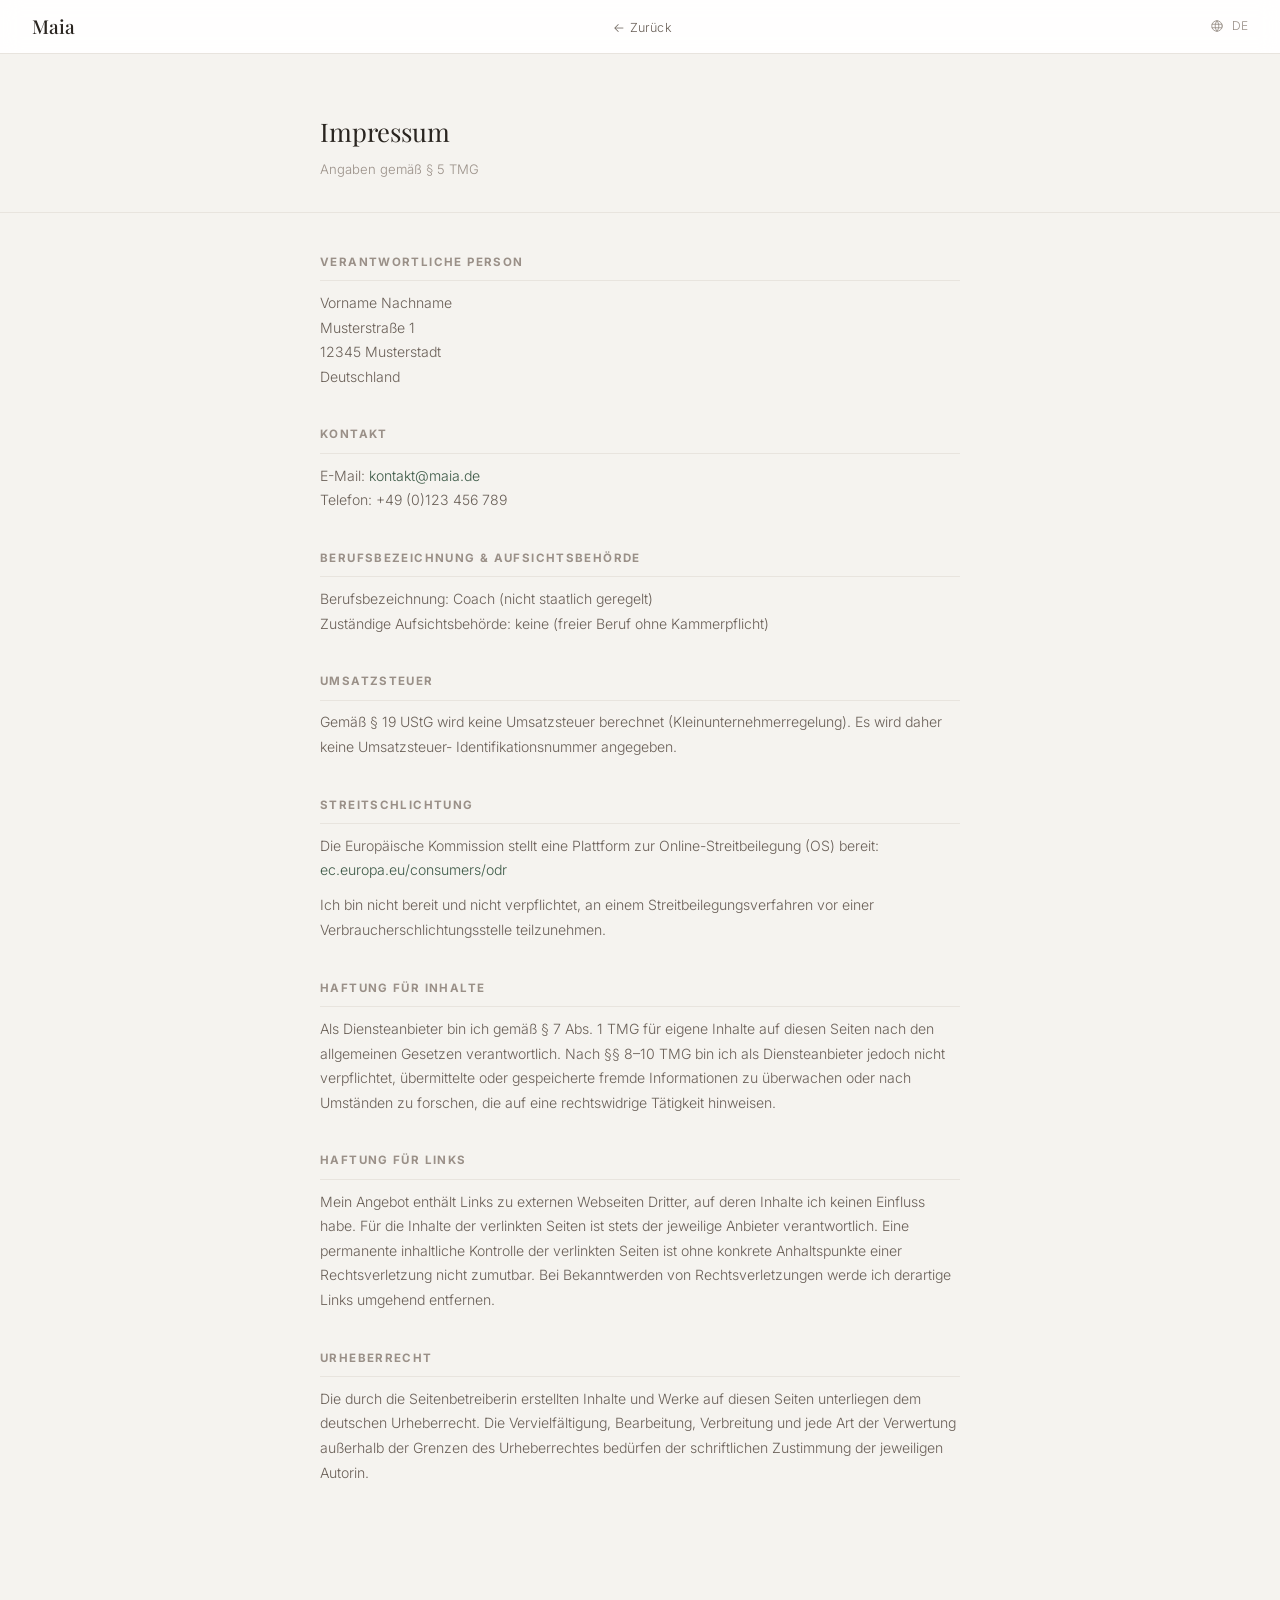
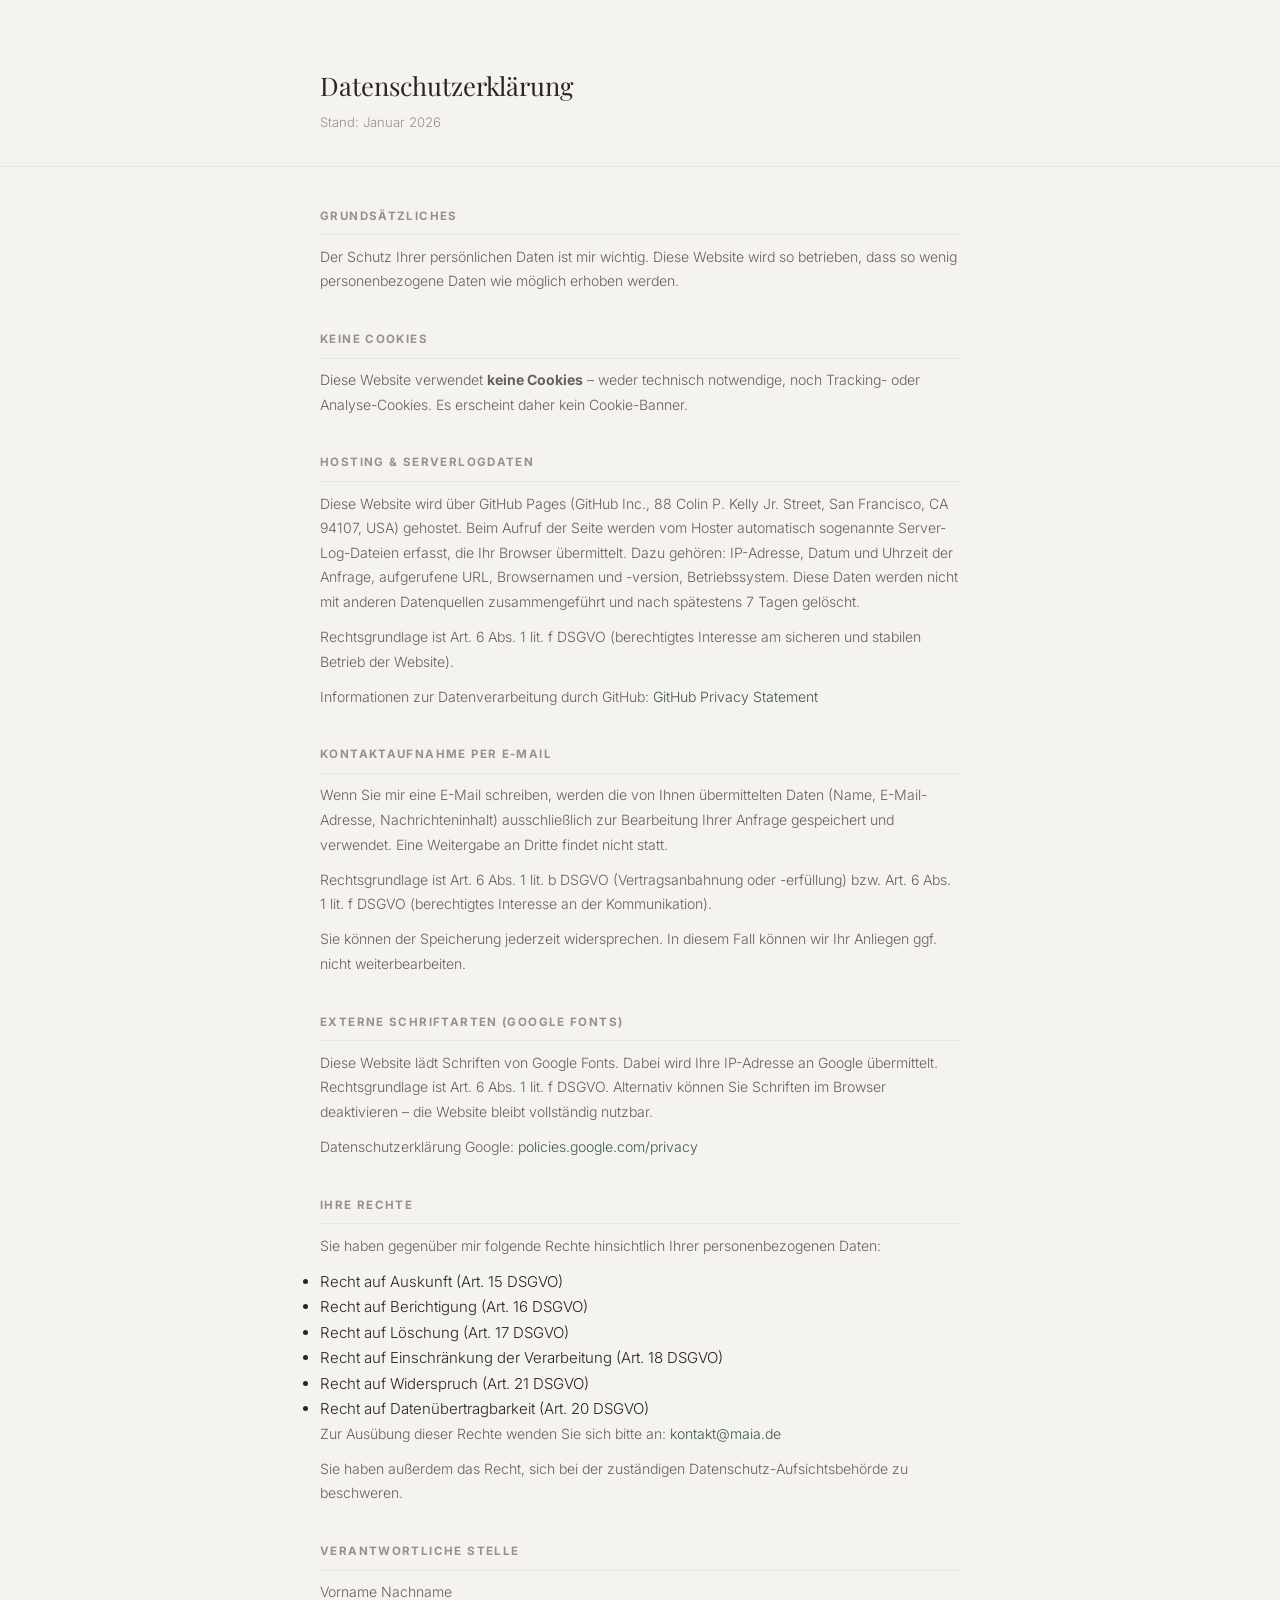
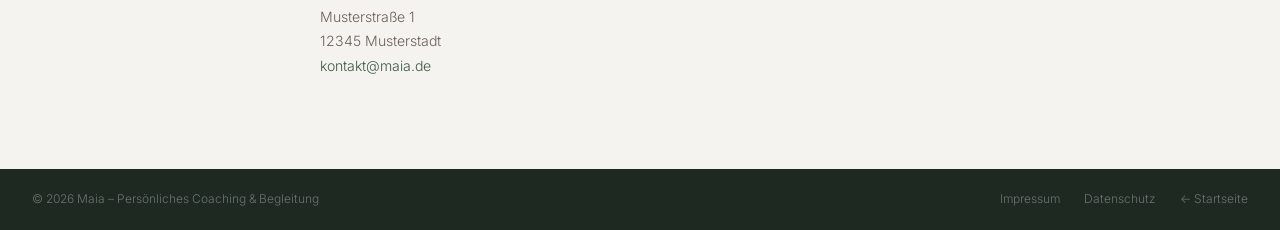
<file: impressum.html>
<!DOCTYPE html>
<html lang="de">
<head>
  <meta charset="UTF-8" />
  <meta name="viewport" content="width=device-width, initial-scale=1.0" />
  <title>Impressum & Datenschutz · Maia</title>
  <link rel="preconnect" href="https://fonts.googleapis.com" />
  <link rel="preconnect" href="https://fonts.gstatic.com" crossorigin />
  <link href="https://fonts.googleapis.com/css2?family=Playfair+Display:ital,wght@0,400;0,500;1,400&family=Inter:wght@300;400;500&display=swap" rel="stylesheet" />
  <link rel="stylesheet" href="style.css" />
</head>
<body class="legal-page">

<!-- ── NAV ── -->
<nav>
  <a href="index.html" class="nav-logo">Maia</a>
  <ul class="nav-links">
    <li><a href="index.html">← Zurück</a></li>
  </ul>
  <div class="nav-right">
    <svg class="nav-globe" viewBox="0 0 24 24" aria-hidden="true">
      <circle cx="12" cy="12" r="9"/>
      <path d="M3.6 9h16.8M3.6 15h16.8"/>
      <path d="M12 3a13.5 13.5 0 0 1 0 18M12 3a13.5 13.5 0 0 0 0 18"/>
    </svg>
    <span>DE</span>
  </div>
</nav>

<!-- ═══════════════════════════════════
     IMPRESSUM
     ═══════════════════════════════════ -->
<div class="legal-header" id="impressum">
  <div class="content-col">
    <h1>Impressum</h1>
    <p>Angaben gemäß § 5 TMG</p>
  </div>
</div>

<div class="legal-body">
  <div class="content-col">

    <h2>Verantwortliche Person</h2>
    <address>
      Vorname Nachname<br>
      Musterstraße 1<br>
      12345 Musterstadt<br>
      Deutschland
    </address>

    <h2>Kontakt</h2>
    <p>
      E-Mail: <a href="mailto:kontakt@maia.de">kontakt@maia.de</a><br>
      Telefon: +49 (0)123 456 789
    </p>

    <h2>Berufsbezeichnung & Aufsichtsbehörde</h2>
    <p>
      Berufsbezeichnung: Coach (nicht staatlich geregelt)<br>
      Zuständige Aufsichtsbehörde: keine (freier Beruf ohne Kammerpflicht)
    </p>

    <h2>Umsatzsteuer</h2>
    <p>
      Gemäß § 19 UStG wird keine Umsatzsteuer berechnet
      (Kleinunternehmerregelung). Es wird daher keine Umsatzsteuer-
      Identifikationsnummer angegeben.
    </p>

    <h2>Streitschlichtung</h2>
    <p>
      Die Europäische Kommission stellt eine Plattform zur
      Online-Streitbeilegung (OS) bereit:
      <a href="https://ec.europa.eu/consumers/odr" target="_blank" rel="noopener">
        ec.europa.eu/consumers/odr
      </a>
    </p>
    <p>
      Ich bin nicht bereit und nicht verpflichtet, an einem
      Streitbeilegungsverfahren vor einer Verbraucherschlichtungsstelle
      teilzunehmen.
    </p>

    <h2>Haftung für Inhalte</h2>
    <p>
      Als Diensteanbieter bin ich gemäß § 7 Abs. 1 TMG für eigene Inhalte
      auf diesen Seiten nach den allgemeinen Gesetzen verantwortlich.
      Nach §§ 8–10 TMG bin ich als Diensteanbieter jedoch nicht
      verpflichtet, übermittelte oder gespeicherte fremde Informationen
      zu überwachen oder nach Umständen zu forschen, die auf eine
      rechtswidrige Tätigkeit hinweisen.
    </p>

    <h2>Haftung für Links</h2>
    <p>
      Mein Angebot enthält Links zu externen Webseiten Dritter, auf deren
      Inhalte ich keinen Einfluss habe. Für die Inhalte der verlinkten
      Seiten ist stets der jeweilige Anbieter verantwortlich. Eine
      permanente inhaltliche Kontrolle der verlinkten Seiten ist ohne
      konkrete Anhaltspunkte einer Rechtsverletzung nicht zumutbar. Bei
      Bekanntwerden von Rechtsverletzungen werde ich derartige Links
      umgehend entfernen.
    </p>

    <h2>Urheberrecht</h2>
    <p>
      Die durch die Seitenbetreiberin erstellten Inhalte und Werke auf
      diesen Seiten unterliegen dem deutschen Urheberrecht. Die
      Vervielfältigung, Bearbeitung, Verbreitung und jede Art der
      Verwertung außerhalb der Grenzen des Urheberrechtes bedürfen der
      schriftlichen Zustimmung der jeweiligen Autorin.
    </p>

  </div>
</div>

<!-- ═══════════════════════════════════
     DATENSCHUTZ
     ═══════════════════════════════════ -->
<div class="legal-header" id="datenschutz" style="margin-top:2rem;">
  <div class="content-col">
    <h1>Datenschutzerklärung</h1>
    <p>Stand: Januar 2026</p>
  </div>
</div>

<div class="legal-body">
  <div class="content-col">

    <h2>Grundsätzliches</h2>
    <p>
      Der Schutz Ihrer persönlichen Daten ist mir wichtig. Diese Website
      wird so betrieben, dass so wenig personenbezogene Daten wie möglich
      erhoben werden.
    </p>

    <h2>Keine Cookies</h2>
    <p>
      Diese Website verwendet <strong>keine Cookies</strong> –
      weder technisch notwendige, noch Tracking- oder Analyse-Cookies.
      Es erscheint daher kein Cookie-Banner.
    </p>

    <h2>Hosting & Serverlogdaten</h2>
    <p>
      Diese Website wird über GitHub Pages (GitHub Inc., 88 Colin P. Kelly Jr.
      Street, San Francisco, CA 94107, USA) gehostet. Beim Aufruf der Seite
      werden vom Hoster automatisch sogenannte Server-Log-Dateien erfasst,
      die Ihr Browser übermittelt. Dazu gehören: IP-Adresse, Datum und
      Uhrzeit der Anfrage, aufgerufene URL, Browsernamen und -version,
      Betriebssystem. Diese Daten werden nicht mit anderen Datenquellen
      zusammengeführt und nach spätestens 7 Tagen gelöscht.
    </p>
    <p>
      Rechtsgrundlage ist Art. 6 Abs. 1 lit. f DSGVO (berechtigtes
      Interesse am sicheren und stabilen Betrieb der Website).
    </p>
    <p>
      Informationen zur Datenverarbeitung durch GitHub:
      <a href="https://docs.github.com/en/site-policy/privacy-policies/github-general-privacy-statement" target="_blank" rel="noopener">
        GitHub Privacy Statement
      </a>
    </p>

    <h2>Kontaktaufnahme per E-Mail</h2>
    <p>
      Wenn Sie mir eine E-Mail schreiben, werden die von Ihnen übermittelten
      Daten (Name, E-Mail-Adresse, Nachrichteninhalt) ausschließlich zur
      Bearbeitung Ihrer Anfrage gespeichert und verwendet. Eine Weitergabe
      an Dritte findet nicht statt.
    </p>
    <p>
      Rechtsgrundlage ist Art. 6 Abs. 1 lit. b DSGVO (Vertragsanbahnung
      oder -erfüllung) bzw. Art. 6 Abs. 1 lit. f DSGVO (berechtigtes
      Interesse an der Kommunikation).
    </p>
    <p>
      Sie können der Speicherung jederzeit widersprechen. In diesem Fall
      können wir Ihr Anliegen ggf. nicht weiterbearbeiten.
    </p>

    <h2>Externe Schriftarten (Google Fonts)</h2>
    <p>
      Diese Website lädt Schriften von Google Fonts. Dabei wird Ihre
      IP-Adresse an Google übermittelt. Rechtsgrundlage ist Art. 6 Abs. 1
      lit. f DSGVO. Alternativ können Sie Schriften im Browser deaktivieren –
      die Website bleibt vollständig nutzbar.
    </p>
    <p>
      Datenschutzerklärung Google:
      <a href="https://policies.google.com/privacy" target="_blank" rel="noopener">
        policies.google.com/privacy
      </a>
    </p>

    <h2>Ihre Rechte</h2>
    <p>
      Sie haben gegenüber mir folgende Rechte hinsichtlich Ihrer
      personenbezogenen Daten:
    </p>
    <ul>
      <li>Recht auf Auskunft (Art. 15 DSGVO)</li>
      <li>Recht auf Berichtigung (Art. 16 DSGVO)</li>
      <li>Recht auf Löschung (Art. 17 DSGVO)</li>
      <li>Recht auf Einschränkung der Verarbeitung (Art. 18 DSGVO)</li>
      <li>Recht auf Widerspruch (Art. 21 DSGVO)</li>
      <li>Recht auf Datenübertragbarkeit (Art. 20 DSGVO)</li>
    </ul>
    <p>
      Zur Ausübung dieser Rechte wenden Sie sich bitte an:
      <a href="mailto:kontakt@maia.de">kontakt@maia.de</a>
    </p>
    <p>
      Sie haben außerdem das Recht, sich bei der zuständigen
      Datenschutz-Aufsichtsbehörde zu beschweren.
    </p>

    <h2>Verantwortliche Stelle</h2>
    <address>
      Vorname Nachname<br>
      Musterstraße 1<br>
      12345 Musterstadt<br>
      <a href="mailto:kontakt@maia.de">kontakt@maia.de</a>
    </address>

  </div>
</div>

<!-- ── FOOTER ── -->
<footer>
  <span>© 2026 Maia – Persönliches Coaching & Begleitung</span>
  <div class="footer-links">
    <a href="#impressum">Impressum</a>
    <a href="#datenschutz">Datenschutz</a>
    <a href="index.html">← Startseite</a>
  </div>
</footer>

</body>
</html>
</file>
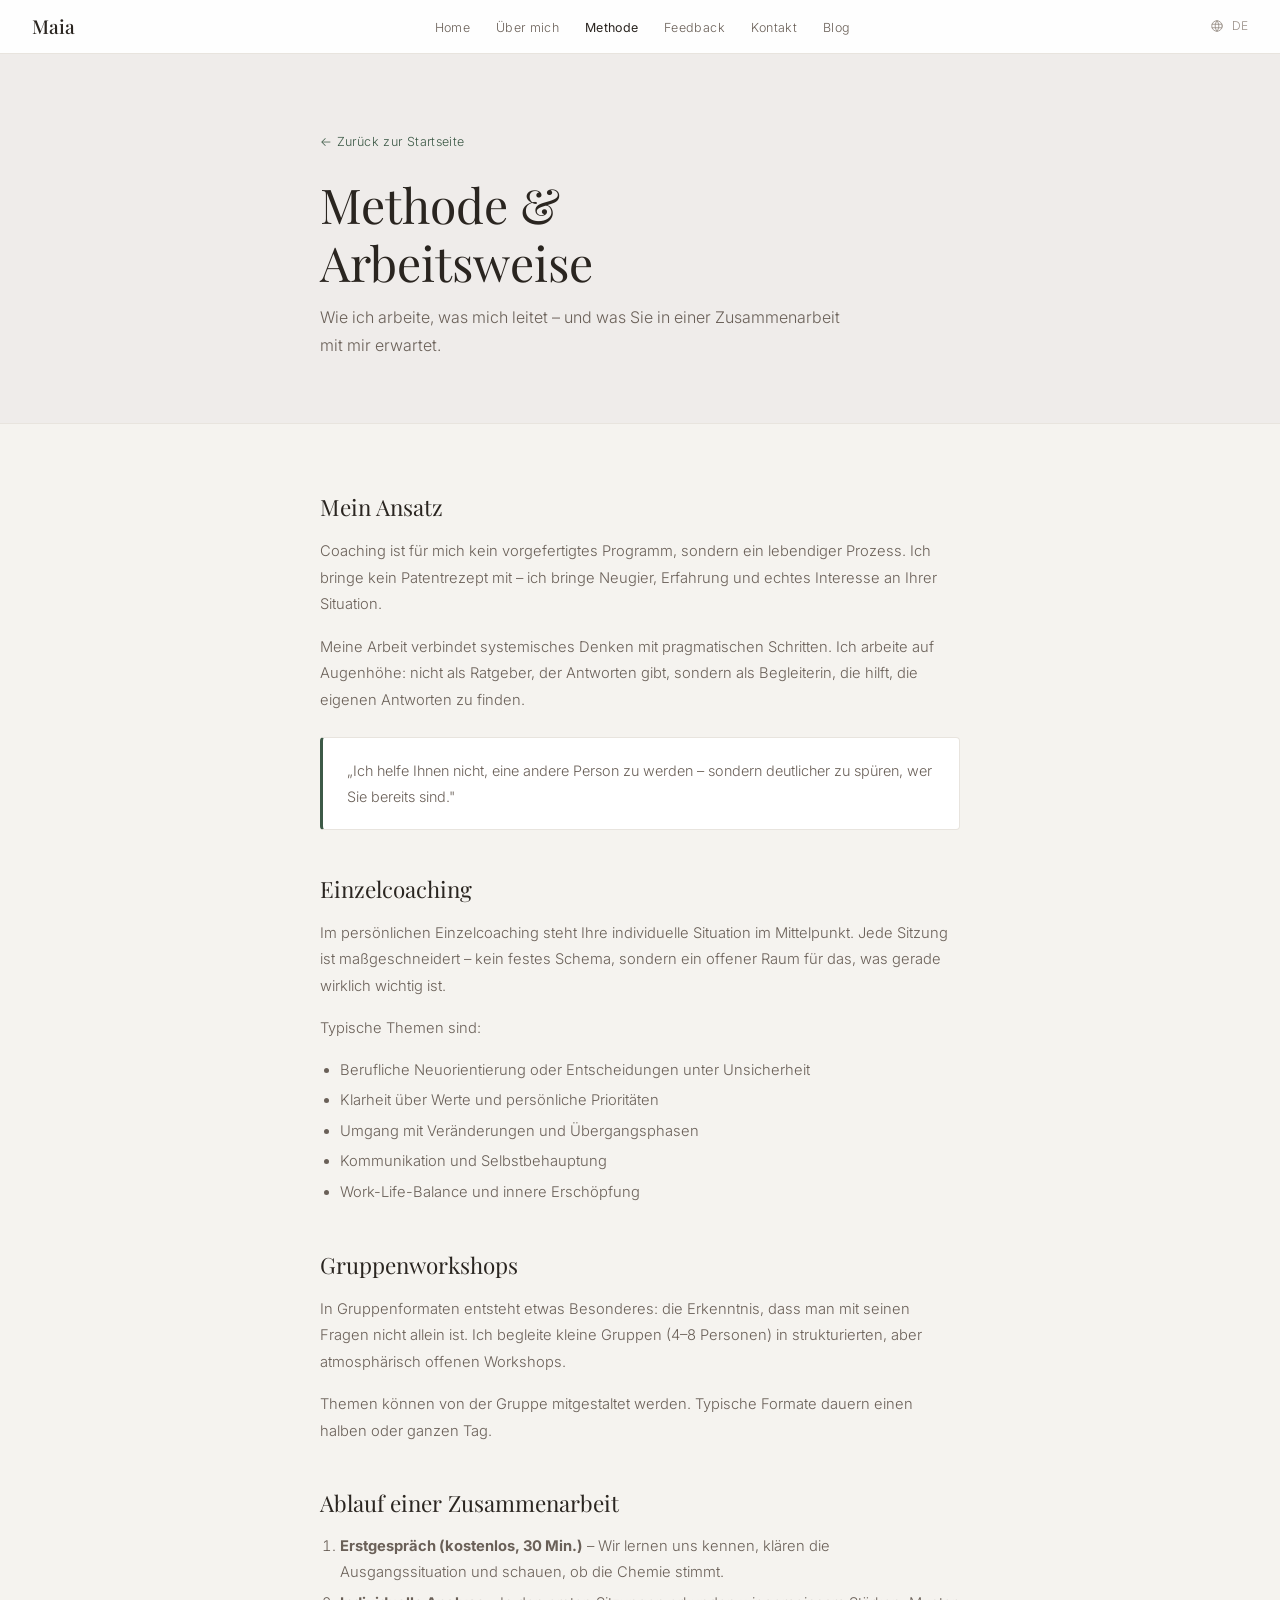
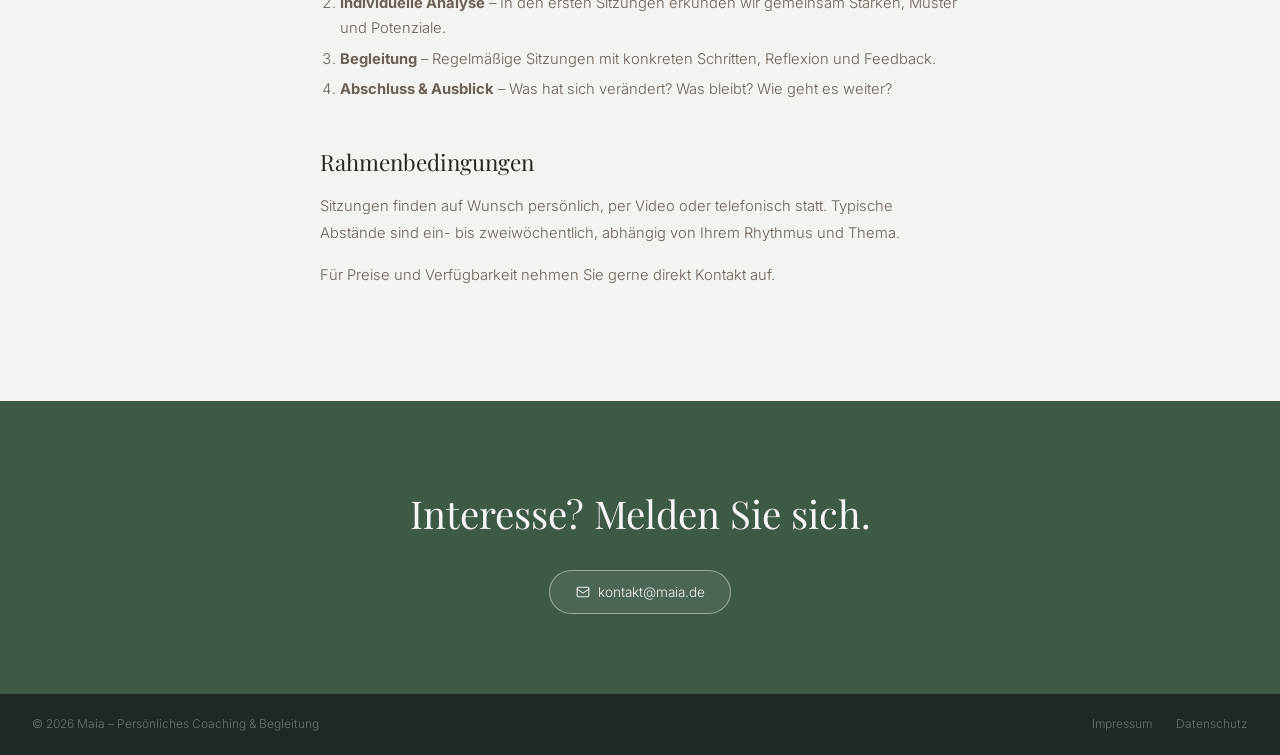
<file: methods.html>
<!DOCTYPE html>
<html lang="de">
<head>
  <meta charset="UTF-8" />
  <meta name="viewport" content="width=device-width, initial-scale=1.0" />
  <title>Methode · Maia Coaching</title>
  <link rel="preconnect" href="https://fonts.googleapis.com" />
  <link rel="preconnect" href="https://fonts.gstatic.com" crossorigin />
  <link href="https://fonts.googleapis.com/css2?family=Playfair+Display:ital,wght@0,400;0,500;1,400&family=Inter:wght@300;400;500&display=swap" rel="stylesheet" />
  <link rel="stylesheet" href="style.css" />
</head>
<body>

<!-- ── NAV ── -->
<nav>
  <a href="index.html" class="nav-logo">Maia</a>
  <ul class="nav-links">
    <li><a href="index.html">Home</a></li>
    <li><a href="index.html#about">Über mich</a></li>
    <li><a href="index.html#methods-approach" class="active">Methode</a></li>
    <li><a href="index.html#testimonials">Feedback</a></li>
    <li><a href="index.html#contact">Kontakt</a></li>
    <li><a href="https://iccycling.github.io/coaching_website_uli/blog/public/posts/">Blog</a></li>
  </ul>
  <div class="nav-right">
    <svg class="nav-globe" viewBox="0 0 24 24" aria-hidden="true">
      <circle cx="12" cy="12" r="9"/>
      <path d="M3.6 9h16.8M3.6 15h16.8"/>
      <path d="M12 3a13.5 13.5 0 0 1 0 18M12 3a13.5 13.5 0 0 0 0 18"/>
    </svg>
    <span>DE</span>
  </div>
</nav>

<!-- ── HEADER ── -->
<div class="detail-header">
  <div class="content-col">
    <a href="index.html" class="back-link">← Zurück zur Startseite</a>
    <h1>Methode &<br>Arbeitsweise</h1>
    <p class="lead">Wie ich arbeite, was mich leitet – und was Sie in einer Zusammenarbeit mit mir erwartet.</p>
  </div>
</div>

<!-- ── BODY ── -->
<div class="detail-body">
  <div class="content-col">

    <h2>Mein Ansatz</h2>
    <p>Coaching ist für mich kein vorgefertigtes Programm, sondern ein lebendiger Prozess. Ich bringe kein Patentrezept mit – ich bringe Neugier, Erfahrung und echtes Interesse an Ihrer Situation.</p>
    <p>Meine Arbeit verbindet systemisches Denken mit pragmatischen Schritten. Ich arbeite auf Augenhöhe: nicht als Ratgeber, der Antworten gibt, sondern als Begleiterin, die hilft, die eigenen Antworten zu finden.</p>

    <div class="highlight-box">
      „Ich helfe Ihnen nicht, eine andere Person zu werden – sondern deutlicher zu spüren, wer Sie bereits sind."
    </div>

    <h2>Einzelcoaching</h2>
    <p>Im persönlichen Einzelcoaching steht Ihre individuelle Situation im Mittelpunkt. Jede Sitzung ist maßgeschneidert – kein festes Schema, sondern ein offener Raum für das, was gerade wirklich wichtig ist.</p>
    <p>Typische Themen sind:</p>
    <ul>
      <li>Berufliche Neuorientierung oder Entscheidungen unter Unsicherheit</li>
      <li>Klarheit über Werte und persönliche Prioritäten</li>
      <li>Umgang mit Veränderungen und Übergangsphasen</li>
      <li>Kommunikation und Selbstbehauptung</li>
      <li>Work-Life-Balance und innere Erschöpfung</li>
    </ul>

    <h2>Gruppenworkshops</h2>
    <p>In Gruppenformaten entsteht etwas Besonderes: die Erkenntnis, dass man mit seinen Fragen nicht allein ist. Ich begleite kleine Gruppen (4–8 Personen) in strukturierten, aber atmosphärisch offenen Workshops.</p>
    <p>Themen können von der Gruppe mitgestaltet werden. Typische Formate dauern einen halben oder ganzen Tag.</p>

    <h2>Ablauf einer Zusammenarbeit</h2>
    <ol>
      <li><strong>Erstgespräch (kostenlos, 30 Min.)</strong> – Wir lernen uns kennen, klären die Ausgangssituation und schauen, ob die Chemie stimmt.</li>
      <li><strong>Individuelle Analyse</strong> – In den ersten Sitzungen erkunden wir gemeinsam Stärken, Muster und Potenziale.</li>
      <li><strong>Begleitung</strong> – Regelmäßige Sitzungen mit konkreten Schritten, Reflexion und Feedback.</li>
      <li><strong>Abschluss & Ausblick</strong> – Was hat sich verändert? Was bleibt? Wie geht es weiter?</li>
    </ol>

    <h2>Rahmenbedingungen</h2>
    <p>Sitzungen finden auf Wunsch persönlich, per Video oder telefonisch statt. Typische Abstände sind ein- bis zweiwöchentlich, abhängig von Ihrem Rhythmus und Thema.</p>
    <p>Für Preise und Verfügbarkeit nehmen Sie gerne direkt Kontakt auf.</p>

  </div>
</div>

<!-- ── KONTAKT ── -->
<section class="section-contact">
  <h2>Interesse? Melden Sie sich.</h2>
  <a href="mailto:kontakt@maia.de" class="contact-btn">
    <svg width="14" height="14" viewBox="0 0 24 24" fill="none" stroke="currentColor" stroke-width="1.8" stroke-linecap="round" stroke-linejoin="round" aria-hidden="true">
      <rect x="2" y="4" width="20" height="16" rx="2"/>
      <path d="m2 7 10 7 10-7"/>
    </svg>
    kontakt@maia.de
  </a>
</section>

<!-- ── FOOTER ── -->
<footer>
  <span>© 2026 Maia – Persönliches Coaching & Begleitung</span>
  <div class="footer-links">
    <a href="impressum.html">Impressum</a>
    <a href="impressum.html#datenschutz">Datenschutz</a>
  </div>
</footer>

</body>
</html>
</file>
<file: style.css>
/* ═══════════════════════════════════════════════
   MAIA · Coaching & Begleitung
   style.css – gemeinsames Stylesheet
   ═══════════════════════════════════════════════ */

/* ── TOKENS ── */
:root {
  --bg:        #f5f3ef;
  --bg-soft:   #efecea;
  --white:     #ffffff;
  --border:    #e8e4de;
  --text:      #2a2520;
  --muted:     #9a9088;
  --body-text: #6a6058;
  --green:     #3d5a47;
  --green-d:   #2e4436;
  --green-footer: #1e2922;
  --serif:     'Playfair Display', Georgia, serif;
  --sans:      'Inter', system-ui, sans-serif;
}

/* ── RESET ── */
*, *::before, *::after { box-sizing: border-box; margin: 0; padding: 0; }
html { scroll-behavior: smooth; }
body {
  background: var(--bg);
  color: var(--text);
  font-family: var(--sans);
  font-size: 15px;
  font-weight: 300;
  line-height: 1.7;
}
a { color: inherit; text-decoration: none; }
img { display: block; max-width: 100%; }

/* ── NAV ── */
nav {
  position: fixed;
  top: 0; left: 0; right: 0;
  z-index: 100;
  background: rgba(255,255,255,0.92);
  backdrop-filter: blur(10px);
  -webkit-backdrop-filter: blur(10px);
  border-bottom: 1px solid var(--border);
  height: 54px;
  display: flex;
  align-items: center;
  justify-content: space-between;
  padding: 0 2rem;
}
.nav-logo {
  font-family: var(--serif);
  font-size: 1.2rem;
  font-weight: 500;
  color: var(--text);
}
.nav-links {
  display: flex;
  gap: 1.6rem;
  list-style: none;
}
.nav-links a {
  font-size: .78rem;
  color: var(--body-text);
  letter-spacing: .03em;
  transition: color .18s;
}
.nav-links a:hover { color: var(--text); }
.nav-links a.active { color: var(--text); font-weight: 400; }
.nav-right {
  display: flex;
  align-items: center;
  gap: .5rem;
  font-size: .75rem;
  color: var(--muted);
}
/* SVG globe icon (inline, no emoji) */
.nav-globe {
  width: 14px;
  height: 14px;
  stroke: var(--muted);
  fill: none;
  stroke-width: 1.5;
  stroke-linecap: round;
  stroke-linejoin: round;
}

/* ── PAGE LAYOUT ── */
.page-section { padding: 5rem 1.5rem; }
.content-col  { max-width: 640px; margin: 0 auto; }
.content-col-wide { max-width: 820px; margin: 0 auto; }
.centered { text-align: center; }

/* ── HEADINGS ── */
.section-heading {
  font-family: var(--serif);
  font-size: 1.75rem;
  font-weight: 400;
  color: var(--text);
  margin-bottom: .25rem;
}
.section-sub {
  font-size: .85rem;
  color: var(--muted);
  margin-bottom: 2rem;
}

/* ── CARD BASE ── */
.card {
  background: var(--white);
  border: 1px solid var(--border);
  border-radius: 10px;
  box-shadow: 0 1px 6px rgba(0,0,0,.04), 0 4px 18px rgba(0,0,0,.04);
}

/* ── ICON CIRCLE (replaces emojis) ── */
/* Usage: <span class="icon-circle">SVG here</span> */
.icon-circle {
  width: 42px;
  height: 42px;
  border-radius: 50%;
  background: var(--bg);
  border: 1px solid var(--border);
  display: flex;
  align-items: center;
  justify-content: center;
  flex-shrink: 0;
  color: var(--green);
}
.icon-circle svg {
  width: 18px;
  height: 18px;
  stroke: var(--green);
  fill: none;
  stroke-width: 1.6;
  stroke-linecap: round;
  stroke-linejoin: round;
}

/* ── TOGGLE BUTTON (expand/collapse) ── */
.toggle-btn {
  display: inline-flex;
  align-items: center;
  gap: .3rem;
  font-size: .78rem;
  color: var(--green);
  background: none;
  border: none;
  cursor: pointer;
  font-family: var(--sans);
  padding: 0;
  letter-spacing: .02em;
  transition: color .2s;
}
.toggle-btn:hover { color: var(--green-d); }
.toggle-btn .chev { transition: transform .22s; display: inline-block; }
.toggle-btn.open .chev { transform: rotate(180deg); }

/* ── ABOUT CARD ── */
.about-card {
  display: flex;
  align-items: flex-start;
  gap: 1.75rem;
  padding: 2rem 2.25rem;
}
.about-portrait {
  width: 80px;
  height: 80px;
  border-radius: 50%;
  object-fit: cover;
  object-position: top;
  flex-shrink: 0;
  border: 2px solid var(--border);
}
.about-text-block h2 {
  font-family: var(--serif);
  font-size: 1.2rem;
  font-weight: 500;
  margin-bottom: .5rem;
}
.about-text-block p {
  font-size: .88rem;
  color: var(--body-text);
  line-height: 1.7;
}
.about-extra {
  display: none;
  margin-top: .9rem;
  padding-top: .9rem;
  border-top: 1px solid var(--border);
}
.about-extra.open { display: block; }
.focus-list {
  list-style: none;
  display: flex;
  flex-direction: column;
  gap: .3rem;
}
.focus-list li {
  font-size: .85rem;
  color: var(--body-text);
  display: flex;
  align-items: center;
  gap: .5rem;
}
.focus-list li::before {
  content: '';
  width: 4px; height: 4px;
  border-radius: 50%;
  background: var(--green);
  flex-shrink: 0;
}

/* ── ÜBER MICH EDITORIAL ── */
.about-editorial {
  max-width: 640px;
}
.about-editorial-text h2 {
  font-family: var(--serif);
  font-size: clamp(1.3rem, 2.5vw, 1.65rem);
  font-weight: 400;
  line-height: 1.25;
  margin-bottom: 1rem;
  color: var(--text);
}
.about-editorial-text h2 em {
  font-style: italic;
  color: var(--green);
}
.about-editorial-text p {
  font-size: .92rem;
  color: var(--body-text);
  line-height: 1.85;
  margin-bottom: .9rem;
}
.about-extra-inner {
  display: flex;
  align-items: flex-start;
  gap: 1.5rem;
  padding-top: .9rem;
}
.about-portrait-expanded {
  width: 96px;
  height: 96px;
  border-radius: 50%;
  object-fit: cover;
  object-position: top;
  flex-shrink: 0;
  border: 2px solid var(--border);
}
.about-quote {
  font-family: var(--serif);
  font-style: italic;
  font-size: .9rem;
  color: var(--body-text);
  line-height: 1.75;
  border-left: 2px solid var(--green);
  padding-left: .85rem;
  margin-bottom: .25rem;
}
.about-background {
  margin-top: .9rem;
  font-size: .78rem;
  color: var(--muted);
  line-height: 1.6;
}
@media (max-width: 640px) {
  .about-extra-inner { flex-direction: column; gap: 1rem; }
}

/* ── METHOD CARDS ── */
.two-cards {
  display: grid;
  grid-template-columns: 1fr 1fr;
  gap: 1.25rem;
}
.method-card {
  padding: 2rem 1.75rem;
  display: flex;
  flex-direction: column;
  align-items: center;
  text-align: center;
  gap: .75rem;
}
.method-card h3 {
  font-family: var(--serif);
  font-size: 1.2rem;
  font-weight: 500;
  color: var(--text);
}
.method-card p {
  font-size: .85rem;
  color: var(--body-text);
  line-height: 1.7;
}
.card-link {
  display: inline-flex;
  align-items: center;
  gap: .25rem;
  font-size: .78rem;
  color: var(--green);
  transition: color .2s;
}
.card-link:hover { color: var(--green-d); text-decoration: underline; }
.card-steps-block {
  display: none;
  width: 100%;
  text-align: left;
  margin-top: .75rem;
  border-top: 1px solid var(--border);
  padding-top: .9rem;
}
.card-steps-block.open { display: block; }
.steps-list {
  list-style: none;
  display: flex;
  flex-direction: column;
  gap: .65rem;
  counter-reset: s;
}
.steps-list li {
  counter-increment: s;
  display: flex;
  gap: .65rem;
  font-size: .83rem;
  color: var(--body-text);
}
.steps-list li::before {
  content: counter(s);
  min-width: 20px; height: 20px;
  border-radius: 50%;
  background: var(--bg);
  border: 1px solid var(--border);
  display: flex; align-items: center; justify-content: center;
  font-size: .7rem;
  color: var(--muted);
  flex-shrink: 0;
  margin-top: .1rem;
}

/* ── FEEDBACK / TESTIMONIALS ── */
.feedback-quote-icon {
  font-family: var(--serif);
  font-size: 3.5rem;
  line-height: .5;
  color: var(--border);
  margin-bottom: 1.25rem;
}
.feedback-quote {
  font-family: var(--serif);
  font-style: italic;
  font-size: 1.1rem;
  line-height: 1.65;
  color: var(--text);
  margin-bottom: .9rem;
}
.feedback-author {
  font-size: .75rem;
  letter-spacing: .1em;
  text-transform: uppercase;
  color: var(--muted);
}
.feedback-dots {
  display: flex;
  justify-content: center;
  gap: .4rem;
  margin-top: 1.5rem;
}
.dot {
  width: 6px; height: 6px;
  border-radius: 50%;
  background: var(--border);
  cursor: pointer;
  transition: background .2s;
  border: none;
  padding: 0;
}
.dot.active { background: var(--green); }

/* ── BLOG ── */
.blog-header {
  display: flex;
  align-items: baseline;
  justify-content: space-between;
  margin-bottom: 1.5rem;
}
.blog-header h2 {
  display: flex;
  align-items: center;
  gap: .5rem;
  font-family: var(--serif);
  font-size: 1.35rem;
  font-weight: 400;
}
.blog-sub {
  font-size: .82rem;
  color: var(--muted);
  margin-bottom: 1.5rem;
}
.blog-all {
  font-size: .75rem;
  color: var(--green);
  letter-spacing: .04em;
}
.blog-all:hover { text-decoration: underline; }
.blog-featured {
  display: block;
  margin-bottom: 1rem;
  border-radius: 8px;
  overflow: hidden;
  border: 1px solid var(--border);
  background: var(--white);
  transition: box-shadow .2s;
}
.blog-featured:hover { box-shadow: 0 4px 16px rgba(0,0,0,.08); }
.blog-featured-img {
  width: 100%;
  aspect-ratio: 21/8;
  object-fit: cover;
}
.blog-two {
  display: grid;
  grid-template-columns: 1fr 1fr;
  gap: 1rem;
}
.blog-card {
  display: block;
  background: var(--white);
  border: 1px solid var(--border);
  border-radius: 8px;
  padding: 1.25rem 1.5rem;
  transition: box-shadow .2s;
}
.blog-card:hover { box-shadow: 0 4px 16px rgba(0,0,0,.08); }
.blog-body { padding: 1.25rem 1.5rem; }
.blog-tag {
  font-size: .68rem;
  letter-spacing: .1em;
  text-transform: uppercase;
  color: var(--green);
  margin-bottom: .4rem;
}
.blog-title {
  font-size: .95rem;
  font-weight: 400;
  color: var(--text);
  line-height: 1.4;
  margin-bottom: .4rem;
}
.blog-title-lg { font-size: 1.05rem; }
.blog-excerpt {
  font-size: .8rem;
  color: var(--muted);
  line-height: 1.55;
  margin-bottom: .75rem;
}
.blog-readmore {
  font-size: .75rem;
  color: var(--green);
  display: inline-flex;
  align-items: center;
  gap: .25rem;
}
.blog-readmore:hover { text-decoration: underline; }

/* ── CONTACT SECTION ── */
.section-contact {
  background: var(--green);
  text-align: center;
  padding: 5rem 1.5rem;
}
.section-contact h2 {
  font-family: var(--serif);
  font-size: clamp(1.6rem, 4vw, 2.4rem);
  font-weight: 400;
  color: rgba(255,255,255,.95);
  margin-bottom: 1.5rem;
}
.contact-btn {
  display: inline-flex;
  align-items: center;
  gap: .5rem;
  padding: .6rem 1.6rem;
  border: 1px solid rgba(255,255,255,.45);
  border-radius: 100px;
  color: rgba(255,255,255,.9);
  font-size: .85rem;
  background: rgba(255,255,255,.08);
  transition: background .2s, border-color .2s;
}
.contact-btn:hover {
  background: rgba(255,255,255,.16);
  border-color: rgba(255,255,255,.7);
}

/* ── FOOTER ── */
footer {
  background: var(--green-footer);
  padding: 1.25rem 2rem;
  display: flex;
  align-items: center;
  justify-content: space-between;
  font-size: .75rem;
  color: rgba(255,255,255,.35);
}
.footer-links {
  display: flex;
  gap: 1.5rem;
}
.footer-links a { transition: color .2s; }
.footer-links a:hover { color: rgba(255,255,255,.7); }

/* ── DETAIL PAGE (methods.html etc.) ── */
.detail-header {
  padding: 8rem 1.5rem 4rem;
  background: var(--bg-soft);
  border-bottom: 1px solid var(--border);
}
.detail-header .back-link {
  display: inline-flex;
  align-items: center;
  gap: .3rem;
  font-size: .78rem;
  color: var(--green);
  margin-bottom: 1.5rem;
  letter-spacing: .03em;
}
.detail-header .back-link:hover { text-decoration: underline; }
.detail-header h1 {
  font-family: var(--serif);
  font-size: clamp(2rem, 5vw, 3rem);
  font-weight: 400;
  line-height: 1.2;
  margin-bottom: .75rem;
}
.detail-header .lead {
  font-size: 1rem;
  color: var(--body-text);
  max-width: 520px;
  line-height: 1.75;
}
.detail-body {
  padding: 4rem 1.5rem 6rem;
}
.detail-body .content-col h2 {
  font-family: var(--serif);
  font-size: 1.4rem;
  font-weight: 400;
  margin: 2.5rem 0 .75rem;
  color: var(--text);
}
.detail-body .content-col h2:first-child { margin-top: 0; }
.detail-body .content-col p {
  font-size: .92rem;
  color: var(--body-text);
  line-height: 1.8;
  margin-bottom: 1rem;
}
.detail-body .content-col ul,
.detail-body .content-col ol {
  padding-left: 1.25rem;
  margin-bottom: 1rem;
}
.detail-body .content-col li {
  font-size: .92rem;
  color: var(--body-text);
  line-height: 1.75;
  margin-bottom: .3rem;
}
/* inline highlight box */
.highlight-box {
  background: var(--white);
  border: 1px solid var(--border);
  border-left: 3px solid var(--green);
  border-radius: 4px;
  padding: 1.25rem 1.5rem;
  margin: 1.5rem 0;
  font-size: .9rem;
  color: var(--body-text);
  line-height: 1.75;
}

/* ── LEGAL PAGE ── */
.legal-page {
  padding-top: 54px; /* nav height */
}
.legal-header {
  padding: 3.5rem 1.5rem 2rem;
  border-bottom: 1px solid var(--border);
}
.legal-header h1 {
  font-family: var(--serif);
  font-size: 1.6rem;
  font-weight: 400;
  margin-bottom: .25rem;
}
.legal-header p {
  font-size: .82rem;
  color: var(--muted);
}
.legal-body {
  padding: 2.5rem 1.5rem 5rem;
}
.legal-body .content-col h2 {
  font-size: .72rem;
  letter-spacing: .12em;
  text-transform: uppercase;
  color: var(--muted);
  margin: 2.25rem 0 .6rem;
  padding-bottom: .5rem;
  border-bottom: 1px solid var(--border);
}
.legal-body .content-col h2:first-child { margin-top: 0; }
.legal-body .content-col p,
.legal-body .content-col address {
  font-size: .88rem;
  color: var(--body-text);
  font-style: normal;
  line-height: 1.75;
  margin-bottom: .65rem;
}
.legal-body .content-col a { color: var(--green); }
.legal-body .content-col a:hover { text-decoration: underline; }

/* ── MOBILE ── */
@media (max-width: 640px) {
  nav { padding: 0 1rem; }
  .nav-links { display: none; }
  .page-section { padding: 3.5rem 1rem; }
  .about-card { flex-direction: column; gap: 1.25rem; }
  .about-editorial { grid-template-columns: 1fr; gap: 1.75rem; }
  .about-editorial-img { aspect-ratio: 4/3; max-height: 260px; }
  .two-cards { grid-template-columns: 1fr; }
  .blog-two { grid-template-columns: 1fr; }
  footer { flex-direction: column; gap: .75rem; text-align: center; }
  .detail-header { padding: 7rem 1rem 3rem; }
  .detail-body { padding: 2.5rem 1rem 4rem; }
  .legal-header { padding: 2.5rem 1rem 1.5rem; }
  .legal-body { padding: 2rem 1rem 4rem; }
}
</file>
